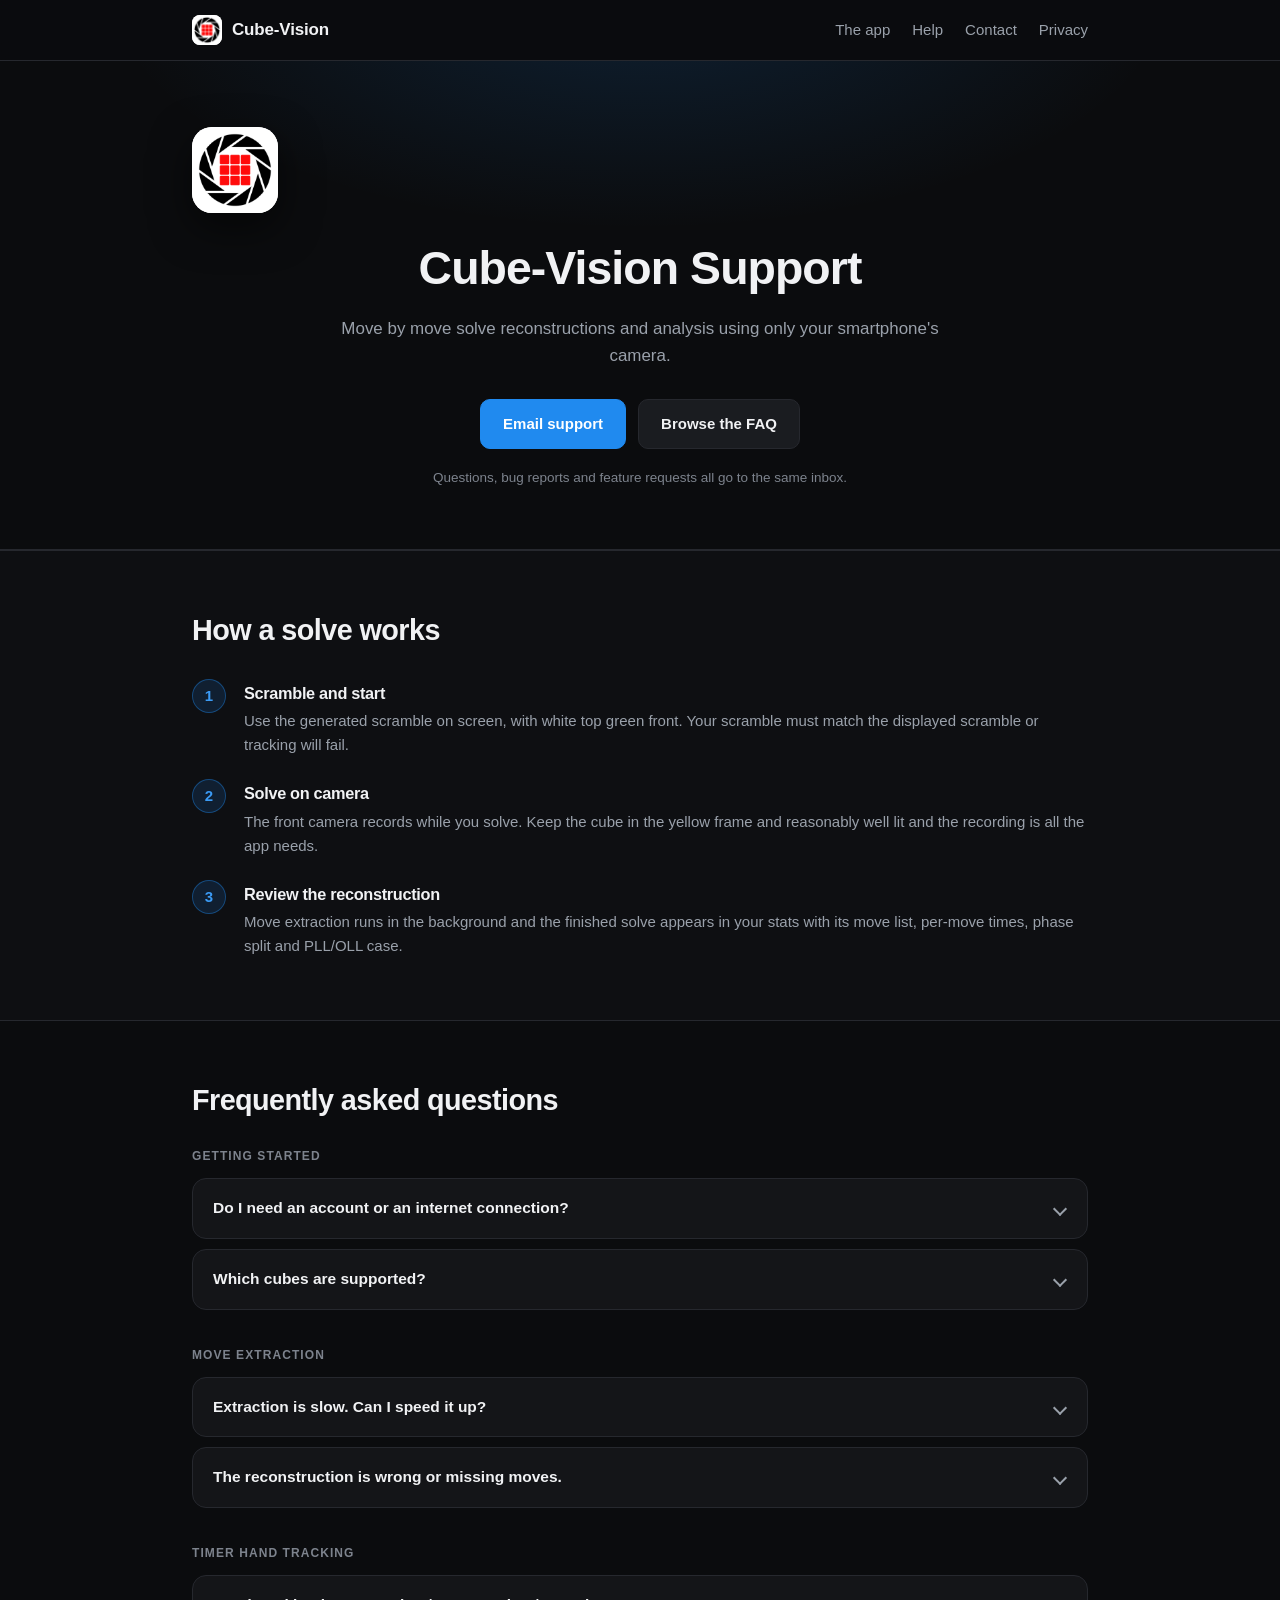
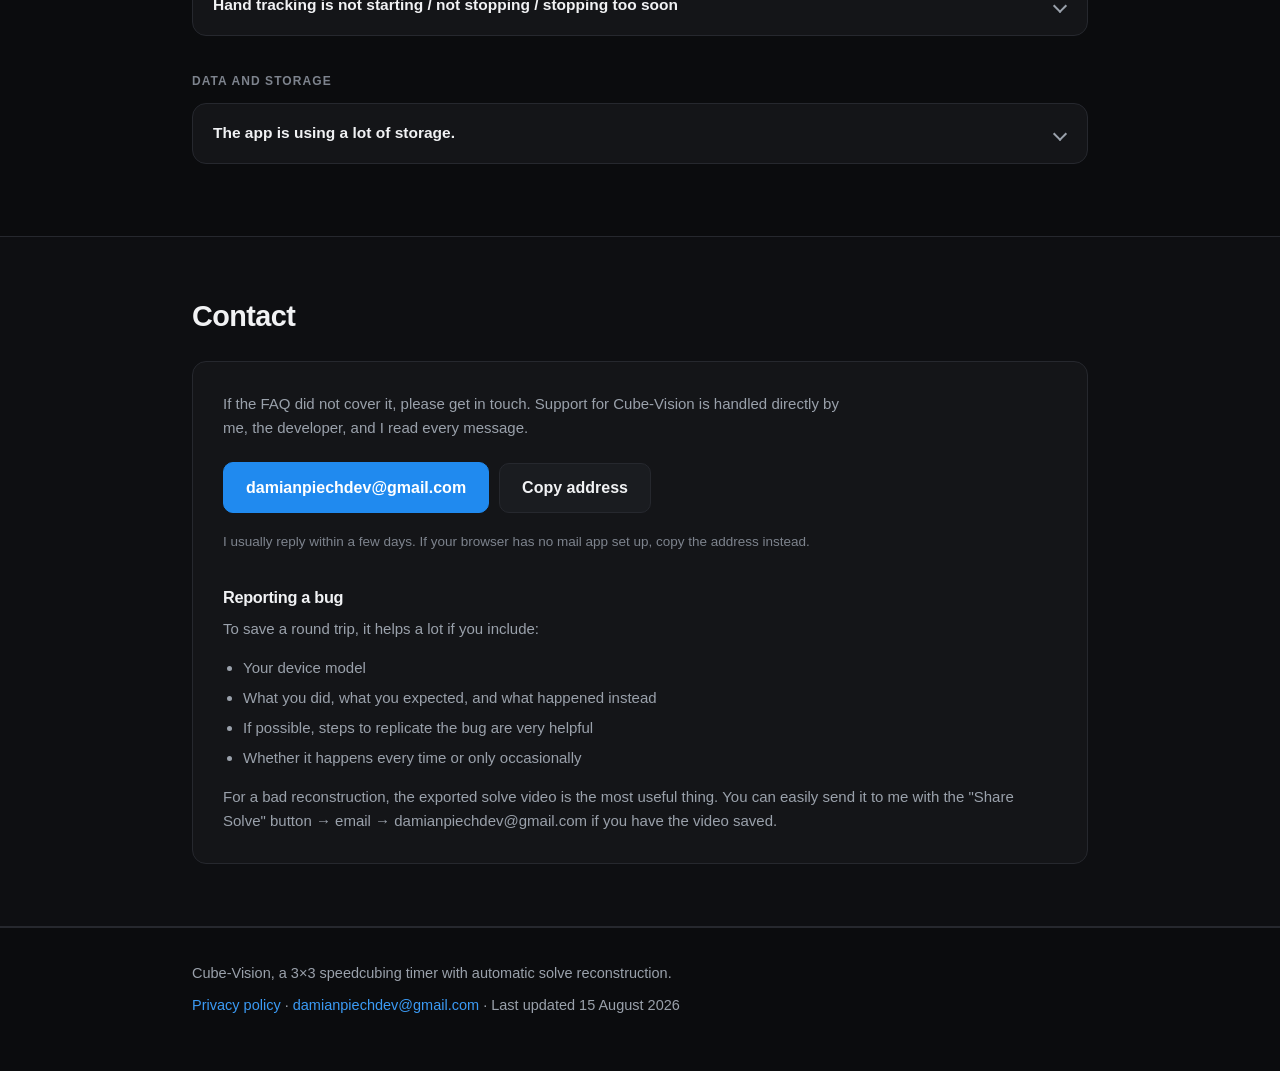
<file: index.html>
<!DOCTYPE html>
<html lang="en">
<head>
<meta charset="utf-8">
<meta name="viewport" content="width=device-width, initial-scale=1">
<title>Cube-Vision Support</title>
<meta name="description" content="Support, help and contact for Cube-Vision: the 3x3 speedcubing timer that reconstructs your solve from video, entirely on your device.">
<meta name="theme-color" content="#0b0c0e">
<link rel="icon" href="icon.png">
<link rel="apple-touch-icon" href="icon.png">
<meta property="og:title" content="Cube-Vision Support">
<meta property="og:description" content="Help, FAQ and contact for the Cube-Vision speedcubing app.">
<meta property="og:type" content="website">
<meta property="og:image" content="icon.png">
<link rel="stylesheet" href="style.css">
</head>
<body>

<a class="skip" href="#main">Skip to content</a>

<header class="topbar">
  <div class="wrap bar">
    <a class="brand" href="./">
      <span class="mark"><img src="icon.png" alt=""></span>
      <span class="brand-name">Cube-Vision</span>
    </a>
    <nav aria-label="Primary">
      <a href="#features">The app</a>
      <a href="#faq">Help</a>
      <a href="#contact">Contact</a>
      <a href="privacy.html">Privacy</a>
    </nav>
  </div>
</header>

<main id="main">

  <section class="hero">
    <div class="wrap hero-inner">
      <span class="mark mark-lg"><img src="icon.png" alt="Cube-Vision app icon"></span>
      <h1>Cube-Vision Support</h1>
      <p class="lead">
        Move by move solve reconstructions and analysis using only your smartphone's camera.
      </p>
      <div class="cta">
        <a class="btn btn-primary" href="#contact">Email support</a>
        <a class="btn" href="#faq">Browse the FAQ</a>
      </div>
      <p class="micro">Questions, bug reports and feature requests all go to the same inbox.</p>
    </div>
  </section>

  <section class="band">
    <div class="wrap block">
      <h2>How a solve works</h2>
      <ol class="steps">
        <li>
          <span class="step-n">1</span>
          <div>
            <h3>Scramble and start</h3>
            <p>
              Use the generated scramble on screen, with white top green front. Your scramble must match the displayed scramble
              or tracking will fail. 
            </p>
          </div>
        </li>
        <li>
          <span class="step-n">2</span>
          <div>
            <h3>Solve on camera</h3>
            <p>
              The front camera records while you solve. Keep the cube in the yellow frame and reasonably well lit and
              the recording is all the app needs.
            </p>
          </div>
        </li>
        <li>
          <span class="step-n">3</span>
          <div>
            <h3>Review the reconstruction</h3>
            <p>Move extraction runs in the background and the finished solve appears in your stats with its
              move list, per-move times, phase split and PLL/OLL case.</p>
          </div>
        </li>
      </ol>
    </div>
  </section>

  <section id="faq" class="wrap block">
    <h2>Frequently asked questions</h2>

    <h3 class="faq-group">Getting started</h3>

    <details>
      <summary>Do I need an account or an internet connection?</summary>
      <p>No to both. There is no sign-up, and all video processing runs on device. </p>
    </details>

    <details>
      <summary>Which cubes are supported?</summary>
      <p>Cube-Vision expects a stickerless cube with the standard color scheme. <strong>Stickered cubes are not
        supported yet.</strong> Move tracking for cubes with more faded colors, bright colored internals, or especially bright
        logo stickers may be less consistent.
      </p>
    </details>

    <h3 class="faq-group">Move extraction</h3>

    <details>
      <summary>Extraction is slow. Can I speed it up?</summary>
      <p>There are several factors that affect move extraction speed. Timer hand tracking is the largest, as this will
        block reconstruction from running in the background while a solve is in progress. If you are a beginner or know you have
        lower burst TPS, you can also try lowering the extraction FPS in settings.
      </p>
    </details>

    <details>
      <summary>The reconstruction is wrong or missing moves.</summary>
      <p>Reconstructing a solve is incredibly complex, and perfect 100% accuracy will likely never be achieved.
        However, in good conditions Cube-Vision can get close to 100%. If you see 3 or more failed solves in a row
        this is a strong sign that your environment is particularly difficult. Factors that reduce performance include:
      </p>
      <ul style="padding-left: 45px">
        <li>
          Bad camera angle: if only one face of the cube is visible to the camera for much of the solve this is not enough
          information for consistent tracking. Position your camera so that the top and front of the cube are visible for most of the solve.
          The camera should be aligned head on with the front of the cube, not at a 45 degree angle (as this makes it difficult to determine
          which face is the front face).
        </li>
        <li>
          Bad lighting: strong colored lighting, most commonly strong warm light, makes tracking more difficult.
          The model should handle this in most cases but if you seeing tracking fail consider finding more neutral lighting.
        </li>
        <li>
          Other cubes in frame: Cube-Vision does not distinguish between the cube you are holding and a picture of a cube
          on your shirt. Be careful that there are no other cubes or pictures of cubes in frame.
        </li>
        <li>
          If none of these factors can explain the issue, send a video of the failed solve to me and I'd love to take a look
          at it. (If you've saved the video you can just use Share Solve and then send it to my email: damianpiechdev@gmail.com with the subject
          "Tracking Failed") I'll get back you when I've diagnosed the issue and / or ask your permission to add the solve to the training data.
        </li>
      </ul>
    </details>

    <h3 class="faq-group">Timer Hand Tracking</h3>

    <details>
      <summary>Hand tracking is not starting / not stopping / stopping too soon</summary>
      <p>
        Ensure that your hands are in frame when starting / stopping.
      </p>
      <p>Refining the hand tracking is still WIP, if it continues to cause problems, turn <strong>Settings → Timer → Timer Hand Tracking</strong> off and use the
        tap timer instead.</p>
    </details>

    <h3 class="faq-group">Data and storage</h3>

    <details>
      <summary>The app is using a lot of storage.</summary>
      <p>
        Saved solve videos are stored on device and their storage may start to add up. Consider saving vidoes more sparingly
        and delete solves' videos with "Delete Video". The solve time and reconstruction will be unaffected.
      </p>
    </details>
  </section>

  <section id="contact" class="band">
    <div class="wrap block">
      <h2>Contact</h2>
      <div class="contact-card">
        <p class="contact-lead">
          If the FAQ did not cover it, please get in touch. Support for Cube-Vision is handled directly by me,
          the developer, and I read every message.
        </p>
        <p class="email-row">
          <a class="btn btn-primary" href="mailto:damianpiechdev@gmail.com?subject=Cube-Vision%20support">damianpiechdev@gmail.com</a>
          <button class="btn" type="button" data-copy="damianpiechdev@gmail.com">Copy address</button>
        </p>
        <p class="micro">
          I usually reply within a few days. If your browser has no mail app set up, copy the address instead.
        </p>

        <h3>Reporting a bug</h3>
        <p>To save a round trip, it helps a lot if you include:</p>
        <ul>
          <li>Your device model</li>
          <li>What you did, what you expected, and what happened instead</li>
          <li>If possible, steps to replicate the bug are very helpful</li>
          <li>Whether it happens every time or only occasionally</li>
        </ul>
        <p>
          For a bad reconstruction, the exported solve video is the most useful thing. You can easily send it to me 
          with the "Share Solve" button → email → damianpiechdev@gmail.com if you have the video saved.
        </p>
      </div>
    </div>
  </section>

</main>

<script>
  document.querySelectorAll('[data-copy]').forEach(function (btn) {
    btn.addEventListener('click', function () {
      var text = btn.getAttribute('data-copy');
      var label = btn.textContent;

      function confirmed() {
        btn.textContent = 'Copied';
        setTimeout(function () { btn.textContent = label; }, 1600);
      }

      // execCommand is the fallback for insecure contexts, where navigator.clipboard is absent.
      function legacyCopy() {
        var field = document.createElement('textarea');
        field.value = text;
        field.setAttribute('readonly', '');
        field.style.position = 'fixed';
        field.style.opacity = '0';
        document.body.appendChild(field);
        field.select();
        try { document.execCommand('copy'); confirmed(); } catch (e) { /* leave the address visible */ }
        document.body.removeChild(field);
      }

      if (navigator.clipboard && window.isSecureContext) {
        navigator.clipboard.writeText(text).then(confirmed, legacyCopy);
      } else {
        legacyCopy();
      }
    });
  });
</script>

<footer class="footer">
  <div class="wrap foot-inner">
    <p>Cube-Vision, a 3&times;3 speedcubing timer with automatic solve reconstruction.</p>
    <p class="micro">
      <a href="privacy.html">Privacy policy</a> ·
      <a href="mailto:damianpiechdev@gmail.com">damianpiechdev@gmail.com</a> ·
      Last updated 15 August 2026
    </p>
  </div>
</footer>

</body>
</html>
</file>
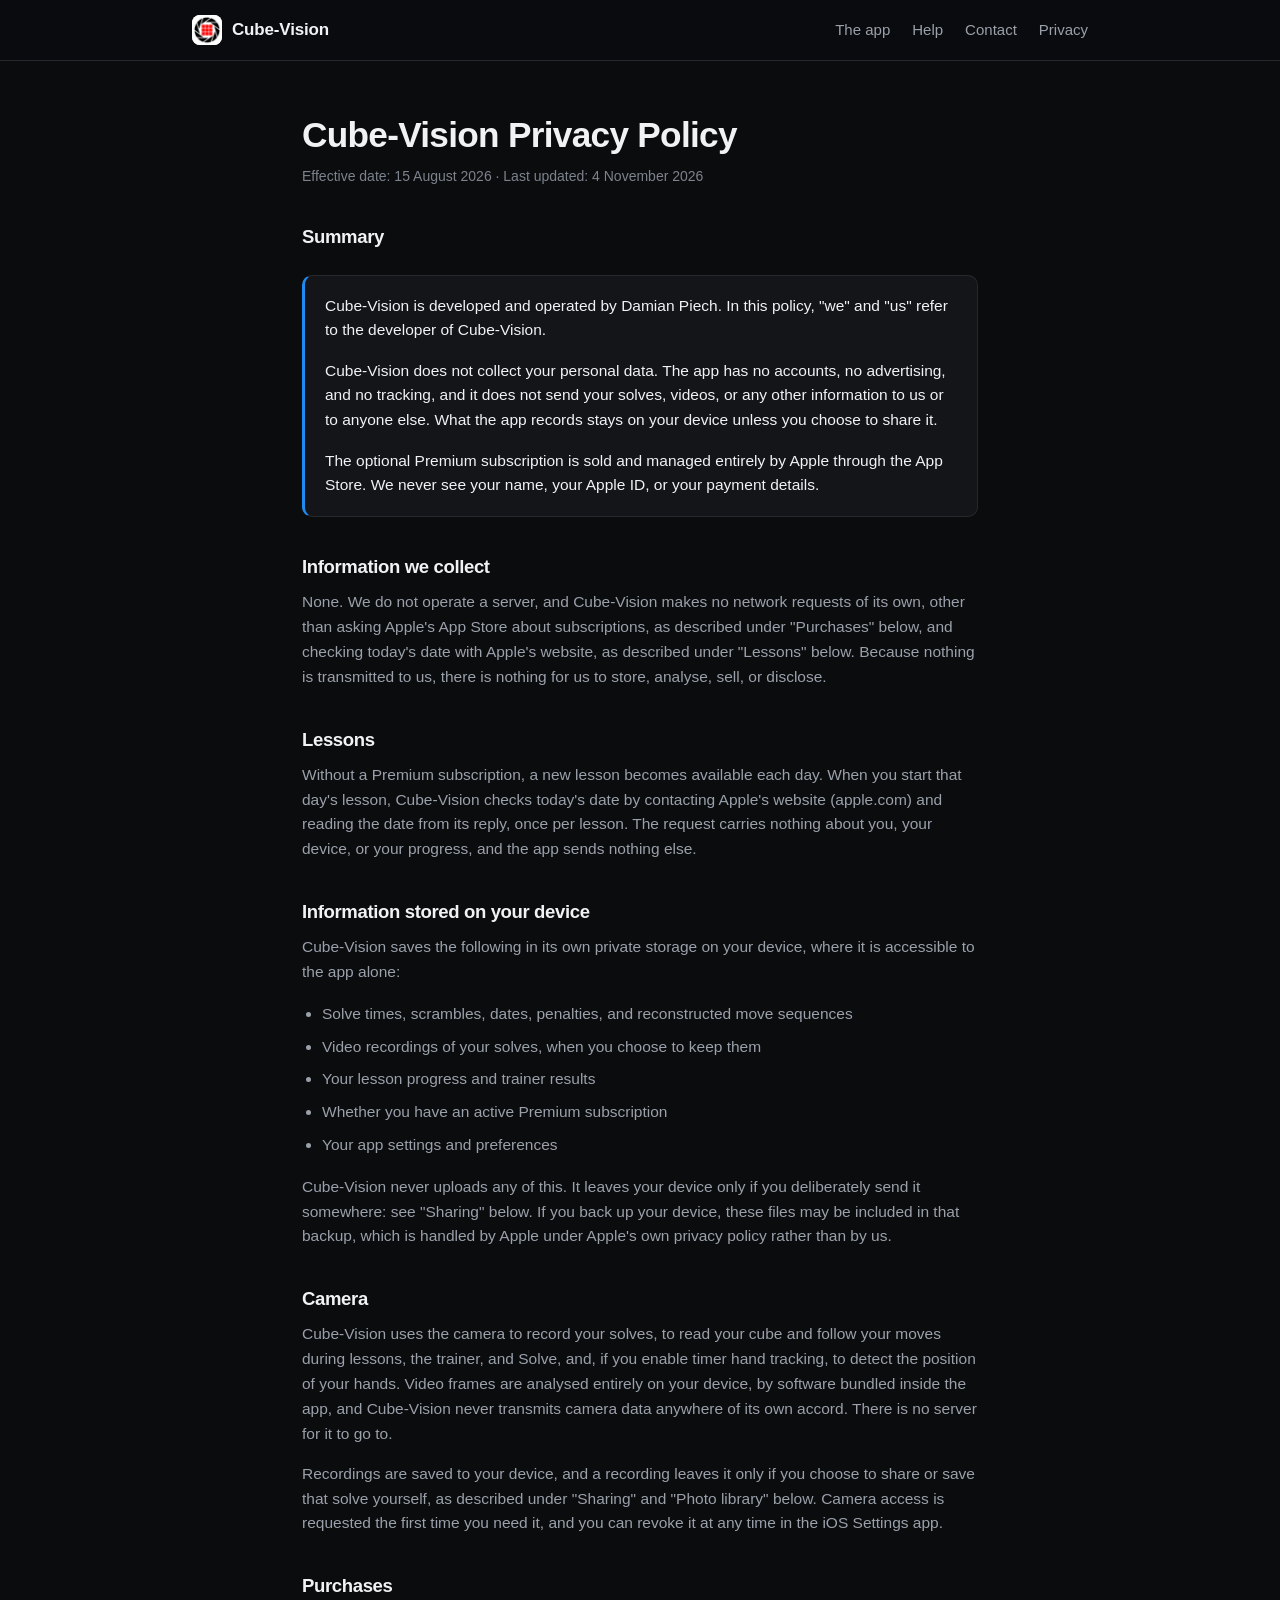
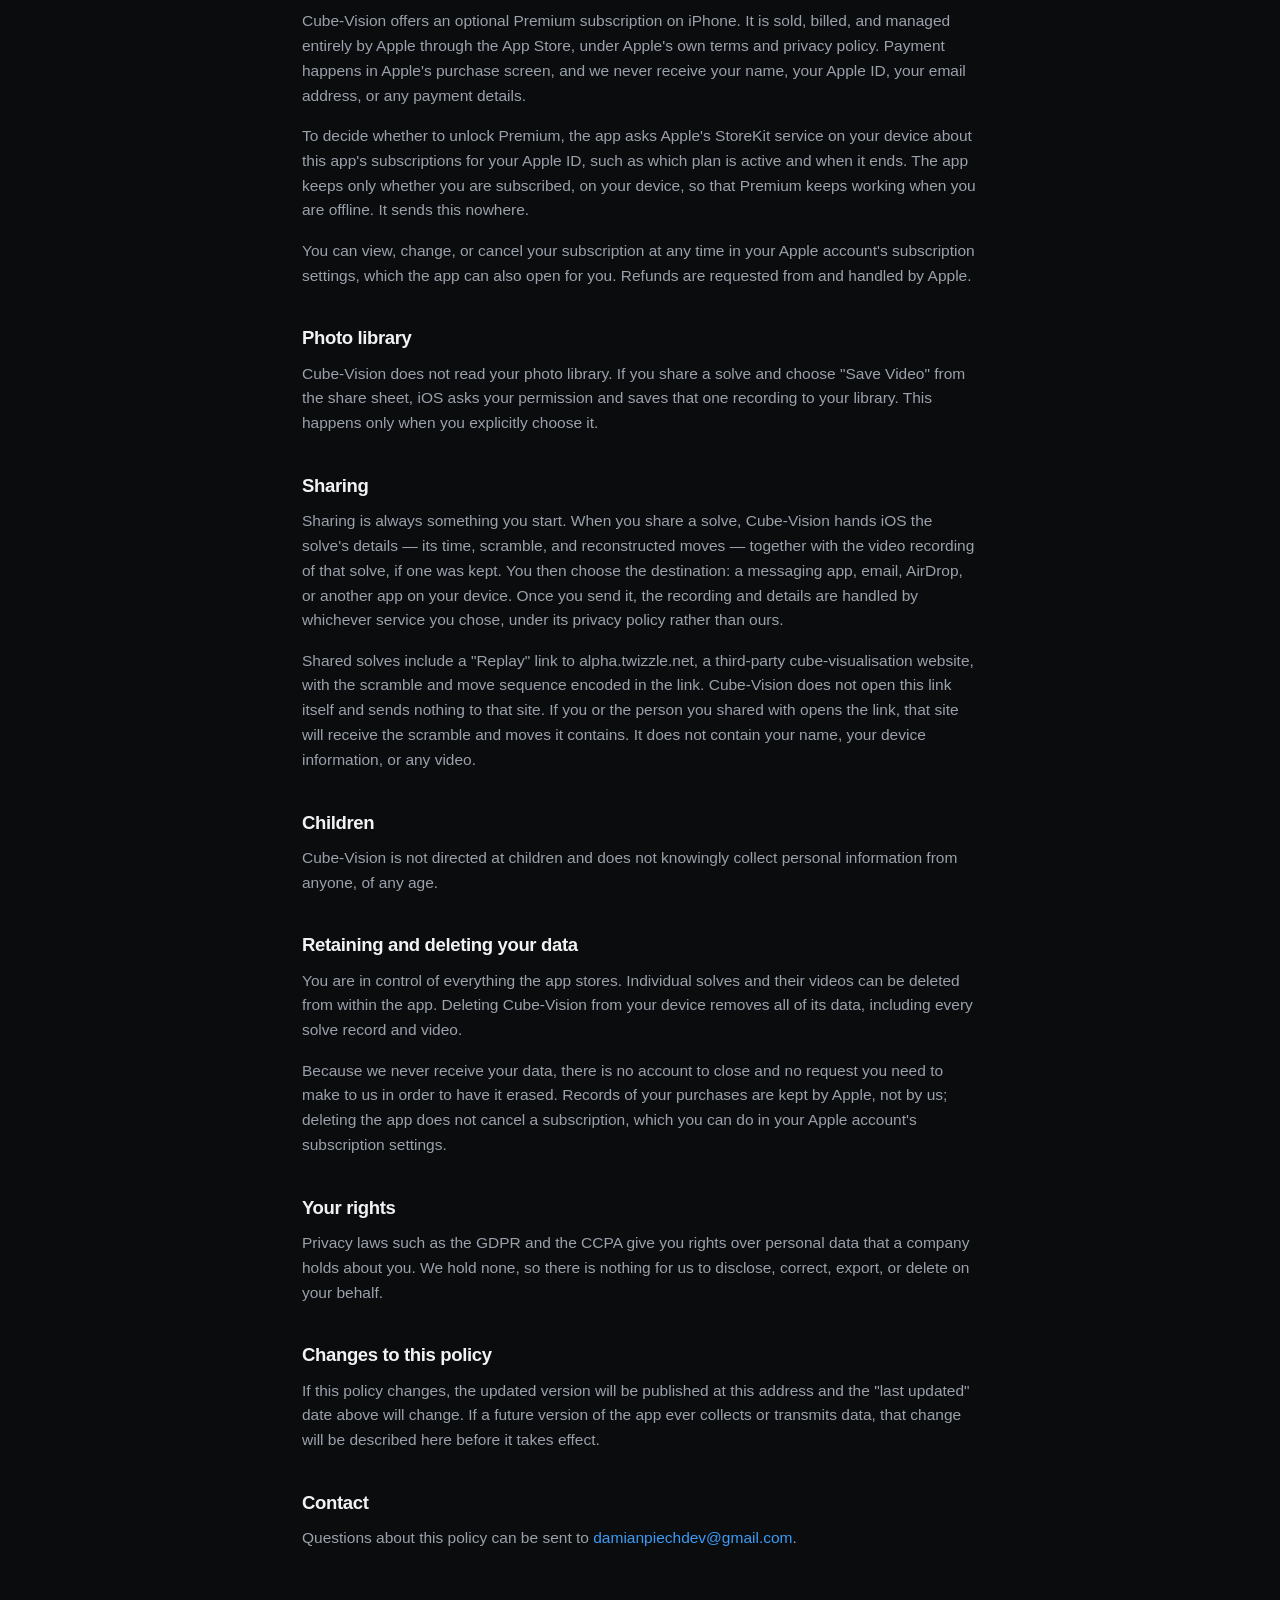
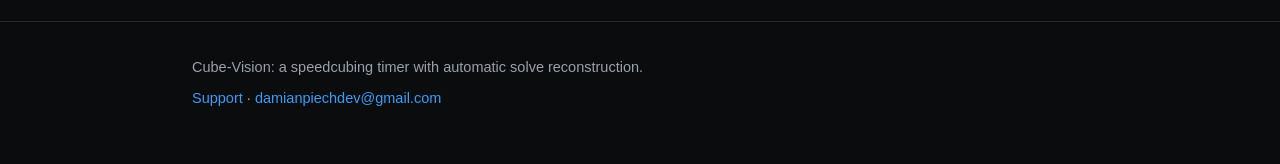
<file: privacy.html>
<!DOCTYPE html>
<html lang="en">
<head>
<meta charset="utf-8">
<meta name="viewport" content="width=device-width, initial-scale=1">
<title>Cube-Vision Privacy Policy</title>
<meta name="description" content="Privacy policy for the Cube-Vision app. Cube-Vision collects no personal data; solves, videos and statistics never leave your device.">
<meta name="theme-color" content="#0b0c0e">
<link rel="icon" href="icon.png">
<link rel="apple-touch-icon" href="icon.png">
<link rel="stylesheet" href="style.css">
</head>
<body>

<a class="skip" href="#main">Skip to content</a>

<header class="topbar">
  <div class="wrap bar">
    <a class="brand" href="./">
      <span class="mark"><img src="icon.png" alt=""></span>
      <span class="brand-name">Cube-Vision</span>
    </a>
    <nav aria-label="Primary">
      <a href="./#features">The app</a>
      <a href="./#faq">Help</a>
      <a href="./#contact">Contact</a>
      <a href="privacy.html">Privacy</a>
    </nav>
  </div>
</header>

<main id="main" class="wrap prose">

  <h1>Cube-Vision Privacy Policy</h1>
  <p class="updated">Effective date: 15 August 2026 · Last updated: 4 November 2026</p>

  <h2>Summary</h2>
  <div class="callout">
    <p>Cube-Vision is developed and operated by Damian Piech. In this policy, "we" and "us" refer to the
      developer of Cube-Vision.</p>
    <p>Cube-Vision does not collect your personal data. The app has no accounts, no advertising, and no
      tracking, and it does not send your solves, videos, or any other information to us or to anyone else.
      What the app records stays on your device unless you choose to share it.</p>
    <p>The optional Premium subscription is sold and managed entirely by Apple through the App Store. We never
      see your name, your Apple ID, or your payment details.</p>
  </div>

  <h2>Information we collect</h2>
  <p>None. We do not operate a server, and Cube-Vision makes no network requests of its own, other than asking
    Apple's App Store about subscriptions, as described under "Purchases" below, and checking today's date with
    Apple's website, as described under "Lessons" below. Because nothing is transmitted to us, there is nothing
    for us to store, analyse, sell, or disclose.</p>

  <h2>Lessons</h2>
  <p>Without a Premium subscription, a new lesson becomes available each day. When you start that day's lesson,
    Cube-Vision checks today's date by contacting Apple's website (apple.com) and reading the date from its
    reply, once per lesson. The request carries nothing about you, your device, or your progress, and the app
    sends nothing else.</p>

  <h2>Information stored on your device</h2>
  <p>Cube-Vision saves the following in its own private storage on your device, where it is accessible to the
    app alone:</p>
  <ul>
    <li>Solve times, scrambles, dates, penalties, and reconstructed move sequences</li>
    <li>Video recordings of your solves, when you choose to keep them</li>
    <li>Your lesson progress and trainer results</li>
    <li>Whether you have an active Premium subscription</li>
    <li>Your app settings and preferences</li>
  </ul>
  <p>Cube-Vision never uploads any of this. It leaves your device only if you deliberately send it somewhere:
    see "Sharing" below. If you back up your device, these files may be included in that backup, which is
    handled by Apple under Apple's own privacy policy rather than by us.</p>

  <h2>Camera</h2>
  <p>Cube-Vision uses the camera to record your solves, to read your cube and follow your moves during lessons,
    the trainer, and Solve, and, if you enable timer hand tracking, to detect the position of your hands. Video
    frames are analysed entirely on your device, by software bundled inside the
    app, and Cube-Vision never transmits camera data anywhere of its own accord. There is no server for it to
    go to.</p>
  <p>Recordings are saved to your device, and a recording leaves it only if you choose to share or save that
    solve yourself, as described under "Sharing" and "Photo library" below. Camera access is requested the
    first time you need it, and you can revoke it at any time in the iOS Settings app.</p>

  <h2>Purchases</h2>
  <p>Cube-Vision offers an optional Premium subscription on iPhone. It is sold, billed, and managed entirely by
    Apple through the App Store, under Apple's own terms and privacy policy. Payment happens in Apple's purchase
    screen, and we never receive your name, your Apple ID, your email address, or any payment details.</p>
  <p>To decide whether to unlock Premium, the app asks Apple's StoreKit service on your device about this app's
    subscriptions for your Apple ID, such as which plan is active and when it ends. The app keeps only whether
    you are subscribed, on your device, so that Premium keeps working when you are offline. It sends this
    nowhere.</p>
  <p>You can view, change, or cancel your subscription at any time in your Apple account's subscription
    settings, which the app can also open for you. Refunds are requested from and handled by Apple.</p>

  <h2>Photo library</h2>
  <p>Cube-Vision does not read your photo library. If you share a solve and choose "Save Video" from the share
    sheet, iOS asks your permission and saves that one recording to your library. This happens only when you
    explicitly choose it.</p>

  <h2>Sharing</h2>
  <p>Sharing is always something you start. When you share a solve, Cube-Vision hands iOS the solve's details —
    its time, scramble, and reconstructed moves — together with the video recording of that solve, if one was
    kept. You then choose the destination: a messaging app, email, AirDrop, or another app on your device. Once
    you send it, the recording and details are handled by whichever service you chose, under its privacy policy
    rather than ours.</p>
  <p>Shared solves include a "Replay" link to alpha.twizzle.net, a third-party cube-visualisation website, with
    the scramble and move sequence encoded in the link. Cube-Vision does not open this link itself and sends
    nothing to that site. If you or the person you shared with opens the link, that site will receive the
    scramble and moves it contains. It does not contain your name, your device information, or any video.</p>

  <h2>Children</h2>
  <p>Cube-Vision is not directed at children and does not knowingly collect personal information from anyone,
    of any age.</p>

  <h2>Retaining and deleting your data</h2>
  <p>You are in control of everything the app stores. Individual solves and their videos can be deleted from
    within the app. Deleting Cube-Vision from your device removes all of its data, including every solve record
    and video.</p>
  <p>Because we never receive your data, there is no account to close and no request you need to make to us in
    order to have it erased. Records of your purchases are kept by Apple, not by us; deleting the app does not
    cancel a subscription, which you can do in your Apple account's subscription settings.</p>

  <h2>Your rights</h2>
  <p>Privacy laws such as the GDPR and the CCPA give you rights over personal data that a company holds about
    you. We hold none, so there is nothing for us to disclose, correct, export, or delete on your behalf.</p>

  <h2>Changes to this policy</h2>
  <p>If this policy changes, the updated version will be published at this address and the "last updated" date
    above will change. If a future version of the app ever collects or transmits data, that change will be
    described here before it takes effect.</p>

  <h2>Contact</h2>
  <p>Questions about this policy can be sent to
    <a href="mailto:damianpiechdev@gmail.com?subject=Cube-Vision%20privacy">damianpiechdev@gmail.com</a>.</p>

</main>

<footer class="footer">
  <div class="wrap foot-inner">
    <p>Cube-Vision: a speedcubing timer with automatic solve reconstruction.</p>
    <p class="micro">
      <a href="./">Support</a> ·
      <a href="mailto:damianpiechdev@gmail.com">damianpiechdev@gmail.com</a>
    </p>
  </div>
</footer>

</body>
</html>
</file>
<file: style.css>
:root {
  --bg: #0b0c0e;
  --surface: #141518;
  --surface-2: #1a1c20;
  --border: #26282e;
  --text: #f1f2f4;
  --muted: #9aa1ab;
  --accent: #3b9bf5;
  --accent-strong: #208aef;
  --radius: 14px;
  --wrap: 940px;
}

* { box-sizing: border-box; }

html { scroll-behavior: smooth; }

body {
  margin: 0;
  background: var(--bg);
  color: var(--text);
  font-family: -apple-system, BlinkMacSystemFont, "Segoe UI", Inter, Roboto, Helvetica, Arial, sans-serif;
  font-size: 17px;
  line-height: 1.6;
  -webkit-font-smoothing: antialiased;
}

.wrap {
  width: 100%;
  max-width: var(--wrap);
  margin: 0 auto;
  padding: 0 22px;
}

a { color: var(--accent); text-decoration: none; }
a:hover { text-decoration: underline; }

h1, h2, h3 { line-height: 1.25; letter-spacing: -0.02em; }

p { margin: 0 0 1em; }
p:last-child { margin-bottom: 0; }

.skip {
  position: absolute;
  left: -9999px;
}
.skip:focus {
  left: 12px; top: 12px;
  z-index: 10;
  background: var(--accent-strong);
  color: #fff;
  padding: 10px 14px;
  border-radius: 8px;
}

/* ---------- header ---------- */

.topbar {
  position: sticky;
  top: 0;
  z-index: 5;
  background: rgba(11, 12, 14, 0.86);
  backdrop-filter: saturate(160%) blur(12px);
  border-bottom: 1px solid var(--border);
}

.bar {
  display: flex;
  align-items: center;
  justify-content: space-between;
  gap: 18px;
  min-height: 60px;
  flex-wrap: wrap;
}

.brand {
  display: inline-flex;
  align-items: center;
  gap: 10px;
  color: var(--text);
  font-weight: 650;
  letter-spacing: -0.01em;
}
.brand:hover { text-decoration: none; }

.mark {
  display: grid;
  place-items: center;
  width: 30px;
  height: 30px;
  border-radius: 8px;
  background: #fff;
  overflow: hidden;
  flex: none;
}
.mark img { width: 100%; height: 100%; object-fit: contain; display: block; }

.mark-lg {
  width: 86px;
  height: 86px;
  border-radius: 20px;
  box-shadow: 0 14px 40px rgba(0, 0, 0, 0.55);
  margin-bottom: 26px;
}

.topbar nav {
  display: flex;
  gap: 22px;
  font-size: 15px;
  flex-wrap: wrap;
}
.topbar nav a { color: var(--muted); }
.topbar nav a:hover { color: var(--text); text-decoration: none; }

/* ---------- hero ---------- */

.hero {
  border-bottom: 1px solid var(--border);
  background:
    radial-gradient(760px 340px at 50% -70px, rgba(32, 138, 239, 0.16), transparent 70%),
    var(--bg);
}

.hero-inner {
  padding: 66px 22px 60px;
  text-align: center;
}

.hero h1 {
  margin: 0 0 18px;
  font-size: clamp(2rem, 5.4vw, 2.9rem);
  font-weight: 700;
}

.lead {
  max-width: 660px;
  margin: 0 auto 30px;
  color: var(--muted);
  font-size: 1.06rem;
}

.cta {
  display: flex;
  gap: 12px;
  justify-content: center;
  flex-wrap: wrap;
}

.btn {
  display: inline-block;
  padding: 12px 22px;
  border-radius: 10px;
  border: 1px solid var(--border);
  background: var(--surface-2);
  color: var(--text);
  font-size: 15px;
  font-weight: 600;
}
.btn:hover { border-color: #3a3d45; text-decoration: none; }

.btn-primary {
  background: var(--accent-strong);
  border-color: var(--accent-strong);
  color: #fff;
}
.btn-primary:hover { background: #1a7ad6; border-color: #1a7ad6; }

.micro {
  color: #7d838d;
  font-size: 13.5px;
  margin-top: 18px;
}

/* ---------- sections ---------- */

.block { padding: 62px 22px; }

.block > h2 {
  margin: 0 0 14px;
  font-size: clamp(1.45rem, 3.4vw, 1.8rem);
}

.section-lede {
  color: var(--muted);
  max-width: 620px;
  margin-bottom: 34px;
}

.band {
  background: #0e0f12;
  border-top: 1px solid var(--border);
  border-bottom: 1px solid var(--border);
}

/* ---------- feature grid ---------- */

.grid {
  display: grid;
  grid-template-columns: repeat(auto-fit, minmax(250px, 1fr));
  gap: 16px;
}

.card {
  background: var(--surface);
  border: 1px solid var(--border);
  border-radius: var(--radius);
  padding: 22px;
}

.card h3 {
  margin: 0 0 8px;
  font-size: 1.02rem;
}

.card p {
  margin: 0;
  color: var(--muted);
  font-size: 15px;
}

/* ---------- steps ---------- */

.steps {
  list-style: none;
  margin: 30px 0 0;
  padding: 0;
  display: grid;
  gap: 22px;
}

.steps li {
  display: flex;
  gap: 18px;
  align-items: flex-start;
}

.step-n {
  flex: none;
  display: grid;
  place-items: center;
  width: 34px;
  height: 34px;
  border-radius: 50%;
  background: rgba(32, 138, 239, 0.14);
  border: 1px solid rgba(32, 138, 239, 0.4);
  color: var(--accent);
  font-size: 15px;
  font-weight: 700;
}

.steps h3 { margin: 4px 0 6px; font-size: 1.02rem; }
.steps p { margin: 0; color: var(--muted); font-size: 15px; }

/* ---------- faq ---------- */

.faq-group {
  margin: 38px 0 14px;
  font-size: 12px;
  font-weight: 700;
  letter-spacing: 0.09em;
  text-transform: uppercase;
  color: #7d838d;
}
.faq-group:first-of-type { margin-top: 30px; }

details {
  background: var(--surface);
  border: 1px solid var(--border);
  border-radius: var(--radius);
  margin-bottom: 10px;
  overflow: hidden;
}

summary {
  padding: 17px 48px 17px 20px;
  cursor: pointer;
  font-weight: 600;
  font-size: 15.5px;
  list-style: none;
  position: relative;
}
summary::-webkit-details-marker { display: none; }

summary::after {
  content: "";
  position: absolute;
  right: 22px;
  top: 25px;
  width: 8px;
  height: 8px;
  border-right: 2px solid var(--muted);
  border-bottom: 2px solid var(--muted);
  transform: rotate(45deg);
  transition: transform 0.15s ease;
}
details[open] summary::after { transform: rotate(-135deg); }

summary:hover { background: var(--surface-2); }

details > :not(summary) {
  padding: 0 22px;
  color: var(--muted);
  font-size: 15px;
}
details > :not(summary):last-child { padding-bottom: 20px; }

details ul { margin: 0 0 1em; padding-left: 20px; }
details li { margin-bottom: 6px; }

details strong { color: var(--text); font-weight: 600; }

/* ---------- contact ---------- */

.contact-card {
  background: var(--surface);
  border: 1px solid var(--border);
  border-radius: var(--radius);
  padding: 30px;
  margin-top: 26px;
}

.contact-lead { color: var(--muted); max-width: 620px; }

.email-row {
  display: flex;
  align-items: center;
  gap: 10px;
  flex-wrap: wrap;
  margin: 22px 0 0;
}
.email-row .btn { font-size: 16px; }

button.btn {
  font-family: inherit;
  line-height: 1.5;
  cursor: pointer;
}

.contact-card h3 { margin: 34px 0 10px; font-size: 1.02rem; }
.contact-card ul { margin: 0 0 1em; padding-left: 20px; color: var(--muted); font-size: 15px; }
.contact-card li { margin-bottom: 6px; }
.contact-card > p:not(.contact-lede):not(.micro) { color: var(--muted); font-size: 15px; }

/* ---------- prose (privacy page) ---------- */

.prose { padding: 52px 22px 70px; max-width: 720px; }
.prose h1 { margin: 0 0 8px; font-size: clamp(1.7rem, 4.4vw, 2.2rem); }
.prose .updated { color: #7d838d; font-size: 14px; margin-bottom: 34px; }
.prose h2 { margin: 38px 0 12px; font-size: 1.16rem; }
.prose p, .prose li { color: var(--muted); font-size: 15.5px; }
.prose ul { padding-left: 20px; }
.prose li { margin-bottom: 8px; }
.prose strong { color: var(--text); font-weight: 600; }
.prose .callout {
  background: var(--surface);
  border: 1px solid var(--border);
  border-left: 3px solid var(--accent-strong);
  border-radius: 10px;
  padding: 18px 20px;
  margin: 26px 0;
}
.prose .callout p { color: var(--text); font-size: 15.5px; }

/* ---------- footer ---------- */

.footer {
  border-top: 1px solid var(--border);
  padding: 34px 0 46px;
}
.foot-inner p { margin: 0 0 8px; color: var(--muted); font-size: 14.5px; }
.foot-inner .micro { margin-top: 0; }

@media (max-width: 560px) {
  body { font-size: 16px; }
  .hero-inner { padding: 48px 22px 44px; }
  .block { padding: 48px 22px; }
  .contact-card { padding: 22px; }
  .bar { min-height: 56px; padding-top: 8px; padding-bottom: 8px; }
}
</file>
